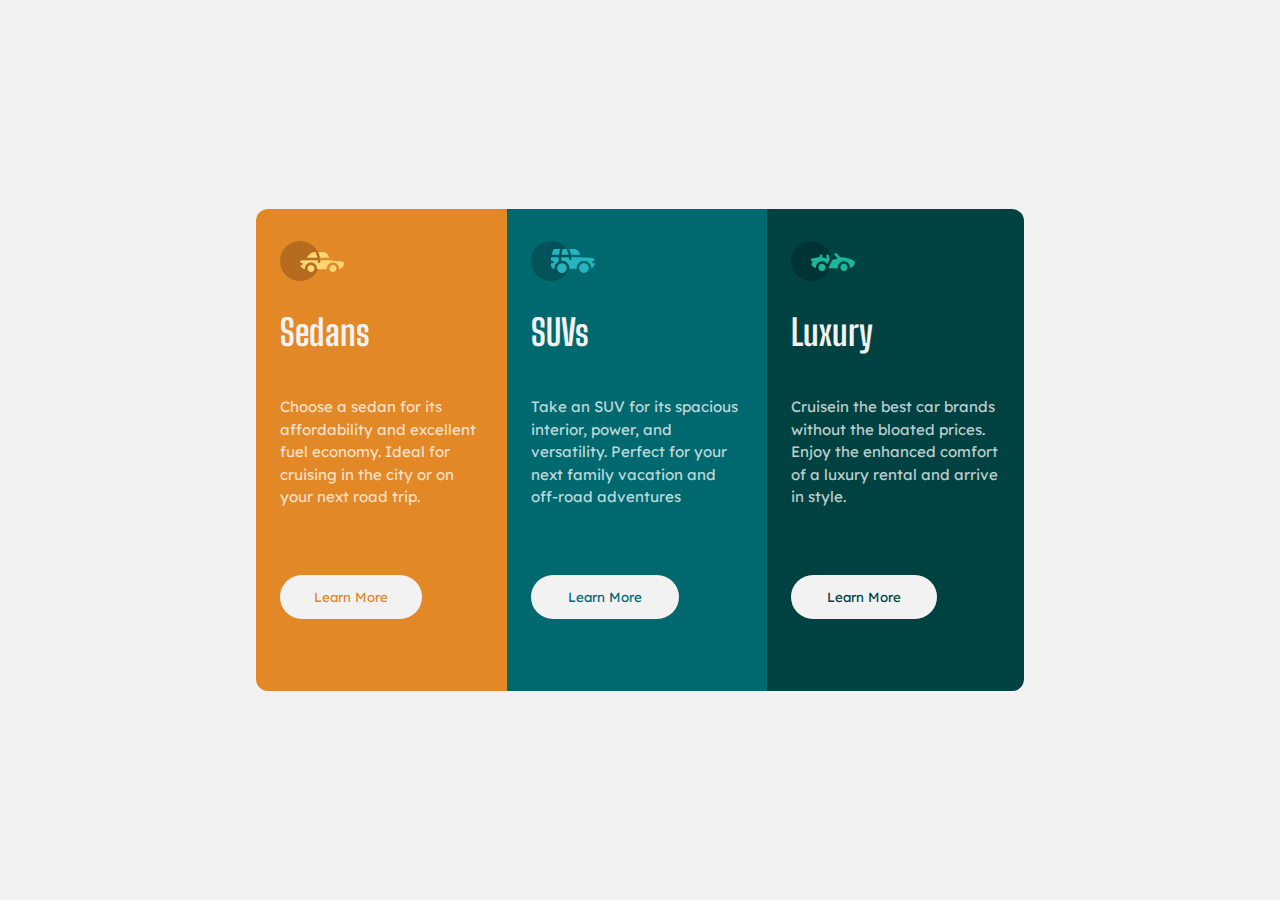
<file: 3-column-preview-card-component-main/index.html>
<!DOCTYPE html>
<html lang="en">
  <head>
    <meta charset="UTF-8" />
    <meta name="viewport" content="width=device-width, initial-scale=1.0" />
    <!-- displays site properly based on user's device -->
    <link rel="stylesheet" href="style.css" />
    <link
      rel="icon"
      type="image/png"
      sizes="32x32"
      href="./images/favicon-32x32.png"
    />

    <title>Frontend Mentor | 3-column preview card component</title>

    <!-- Feel free to remove these styles or customise in your own stylesheet 👍 -->
    <style>
      .attribution {
        font-size: 11px;
        text-align: center;
      }
      .attribution a {
        color: hsl(228, 45%, 44%);
      }
    </style>
  </head>
  <body>
    <main class="container very-light-grey">
      <div class="card">
        <div id="sedan">
          <img src="images/icon-sedans.svg" alt="sedans" />
          <h3>Sedans</h3>
          <p>
            Choose a sedan for its affordability and excellent fuel economy.
            Ideal for cruising in the city or on your next road trip.
          </p>
          <button class="btn sedan">Learn More</button>
        </div>
        <div id="suv">
          <img src="images/icon-suvs.svg" alt="suv" />
          <h3>SUVs</h3>
          <p>
            Take an SUV for its spacious interior, power, and versatility.
            Perfect for your next family vacation and off-road adventures
          </p>
          <button class="btn suv">Learn More</button>
        </div>
        <div id="luxury">
          <img src="images/icon-luxury.svg" alt="luxury" />
          <h3>Luxury</h3>
          <p>
            Cruisein the best car brands without the bloated prices. Enjoy the
            enhanced comfort of a luxury rental and arrive in style.
          </p>
          <button class="btn luxury">Learn More</button>
        </div>
      </div>
    </main>
  </body>
</html>
</file>
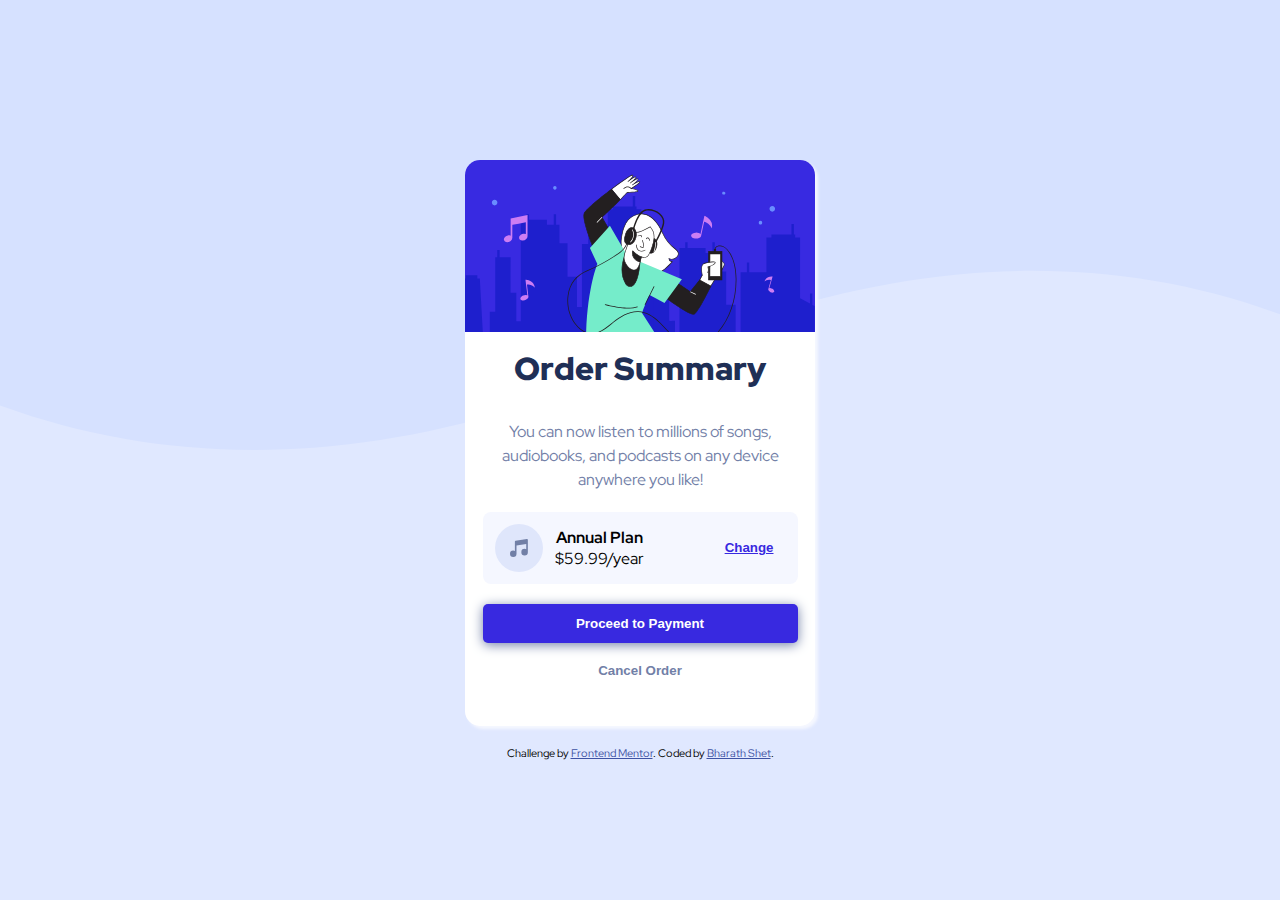
<file: order summary component/index.html>
<!DOCTYPE html>
<html lang="en">
  <head>
    <meta charset="UTF-8" />
    <meta name="viewport" content="width=device-width, initial-scale=1.0" />
    <!-- displays site properly based on user's device -->

    <link
      rel="icon"
      type="image/png"
      sizes="32x32"
      href="./images/favicon-32x32.png"
    />
    <link rel="stylesheet" href="styles.css" />
    <title>Frontend Mentor | Order summary card</title>

    <!-- Feel free to remove these styles or customise in your own stylesheet 👍 -->
    <style>
      .attribution {
        font-size: 11px;
        text-align: center;
      }
      .attribution a {
        color: hsl(228, 45%, 44%);
      }
    </style>
  </head>
  <body>
    <div class="bg__image"></div>
    <div class="card">
      <img
        src="./images/illustration-hero.svg"
        alt="illustration image"
        class="hero-img"
      />
      <h1 class="card-title">Order Summary</h1>

      <p class="card-sub-title">
        You can now listen to millions of songs, audiobooks, and podcasts on any
        device anywhere you like!
      </p>

      <div class="pricing">
        <div class="pricing-value">
          <img src="./images/icon-music.svg" />
          <div>
            <h4>Annual Plan</h4>
            <p>$59.99/year</p>
          </div>
        </div>
        <button class="btn btn-change">Change</button>
      </div>

      <div class="buttons">
        <button class="btn btn-proceed">Proceed to Payment</button>
        <button class="btn btn-cancel">Cancel Order</button>
      </div>
    </div>
    <div class="attribution">
      Challenge by
      <a href="https://www.frontendmentor.io?ref=challenge" target="_blank"
        >Frontend Mentor</a
      >. Coded by <a href="#">Bharath Shet</a>.
    </div>
  </body>
</html>
</file>
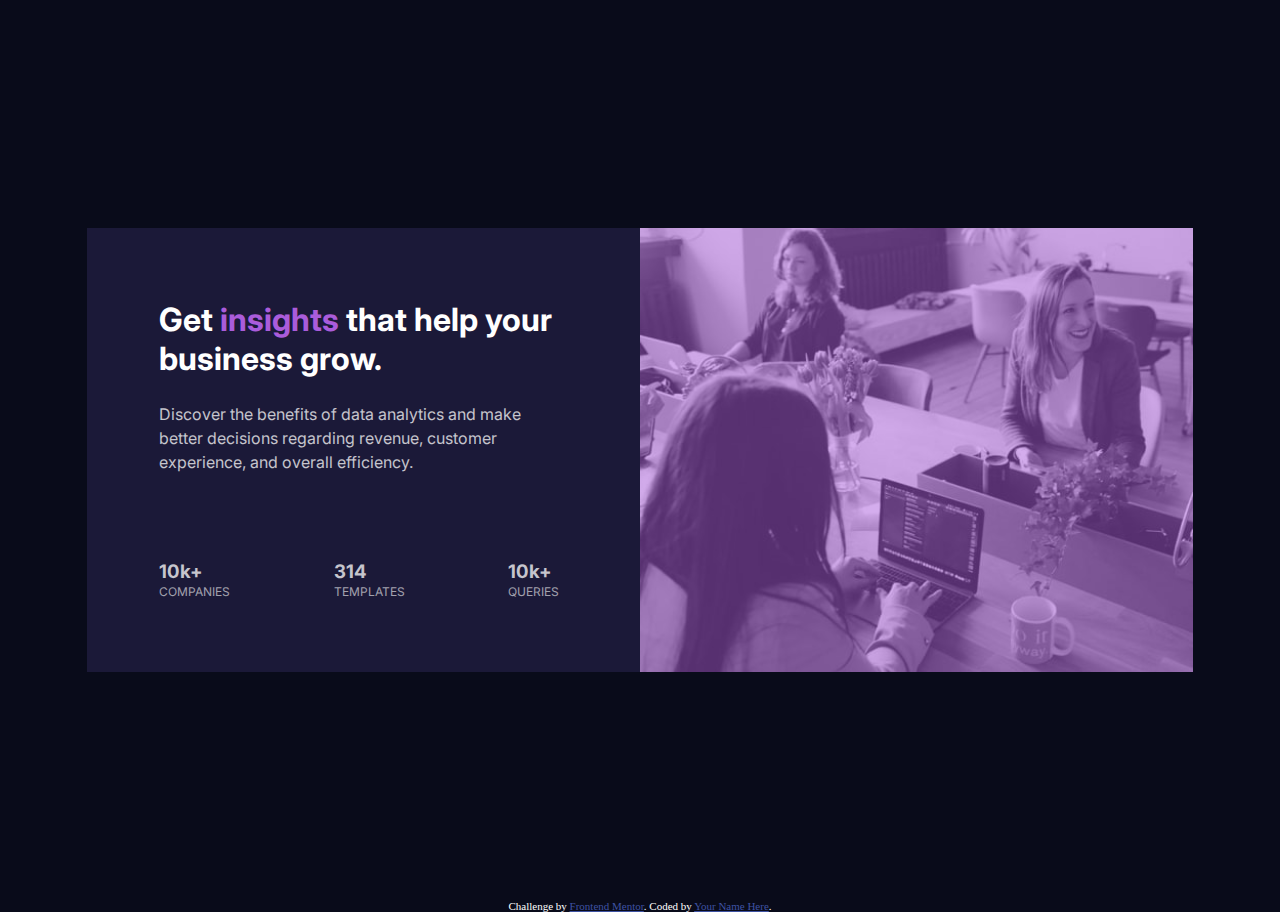
<file: stats preview card component/index.html>
<!DOCTYPE html>
<html lang="en">
  <head>
    <meta charset="UTF-8" />
    <meta name="viewport" content="width=device-width, initial-scale=1.0" />
    <!-- displays site properly based on user's device -->

    <link
      rel="icon"
      type="image/png"
      sizes="32x32"
      href="./images/favicon-32x32.png"
    />
    <link rel="stylesheet" href="style.css" />
    <title>Frontend Mentor | Stats preview card component</title>

    <!-- Feel free to remove these styles or customise in your own stylesheet 👍 -->
    <style>
      .attribution {
        font-size: 11px;
        text-align: center;
      }
      .attribution a {
        color: hsl(228, 45%, 44%);
      }
    </style>
  </head>
  <body>
    <div class="container">
      <div class="card">
        <section class="left">
          <h1 class="card-title">
            Get <span>insights</span> that help your business grow.
          </h1>
          <p class="card-text-content">
            Discover the benefits of data analytics and make better decisions
            regarding revenue, customer experience, and overall efficiency.
          </p>
          <div class="stats">
            <div>
              <h3>10k+</h3>
              <p>COMPANIES</p>
            </div>
            <div>
              <h3>314</h3>
              <p>TEMPLATES</p>
            </div>
            <div>
              <h3>10k+</h3>
              <p>QUERIES&nbsp;&nbsp;&nbsp;</p>
            </div>
          </div>
        </section>
        <div class="right">
          <div class="picture">
            <div class="tint"></div>
          </div>
        </div>
      </div>
    </div>
    <div class="attribution">
      Challenge by
      <a href="https://www.frontendmentor.io?ref=challenge" target="_blank"
        >Frontend Mentor</a
      >. Coded by <a href="#">Your Name Here</a>.
    </div>
  </body>
</html>
</file>
<file: 3-column-preview-card-component-main/style.css>
@import url("https://fonts.googleapis.com/css2?family=Big+Shoulders+Display:wght@700&family=Lexend+Deca&display=swap");

:root {
  --Bright-orange: hsl(31, 77%, 52%);
  --Dark-cyan: hsl(184, 100%, 22%);
  --Very-dark-cyan: hsl(179, 100%, 13%);

  --paragraphs: hsla(0, 0%, 100%, 0.75);
  --background-headings-buttons: hsl(0, 0%, 95%);
}
* {
  margin: 0;
  padding: 0;
  box-sizing: border-box;
}

body {
  font-size: 15px;
}

.container {
  display: flex;
  flex-direction: column;
  justify-content: center;
  align-items: center;
  min-height: 100vh;
  background-color: var(--background-headings-buttons);
}

.card {
  display: flex;
  justify-content: center;
  align-items: center;
  width: 60vw;
}

.card img {
  margin-top: 8px;
  margin-bottom: 12px;
}
#suv {
  background-color: var(--Dark-cyan);
  padding: 24px;
  display: flex;
  flex-direction: column;
  justify-content: space-between;
  gap: 18px;
  align-items: flex-start;
}

#sedan {
  background-color: var(--Bright-orange);
  padding: 24px;
  display: flex;
  flex-direction: column;
  justify-content: space-between;
  gap: 18px;
  align-items: flex-start;
  border-radius: 12px 0 0 12px;
}

#luxury {
  background-color: var(--Very-dark-cyan);
  display: flex;
  padding: 24px;
  flex-direction: column;
  justify-content: space-between;
  gap: 18px;
  align-items: flex-start;
  border-radius: 0 12px 12px 0;
}

.card h3 {
  color: var(--background-headings-buttons);
  font-family: "Big Shoulders Display";
  font-size: 36px;
  margin-bottom: 24px;
}

.card p {
  color: var(--paragraphs);
  line-height: 1.5;
  font-family: "Lexend Deca";
}
.btn {
  margin-top: 48px;
  margin-bottom: 48px;
  padding: 12px;
  border-radius: 24px;
  border: 2px solid transparent;
  font-family: "Lexend Deca";
  background-color: var(--background-headings-buttons);
  transition: all 0.2s ease-in-out;
  width: 70%;
}

.suv {
  color: var(--Dark-cyan);
}
.sedan {
  color: var(--Bright-orange);
}

.luxury {
  color: var(--Very-dark-cyan);
}
.btn:hover {
  cursor: pointer;
  color: var(--background-headings-buttons);
  background-color: inherit;

  border: 2px solid var(--background-headings-buttons);
}

@media (max-width: 768px) {
  .card {
    flex-direction: column;
    padding: 12px;
    width: 85vw;
  }
  #sedan {
    /* align-items: flex-start; */
    border-radius: 12px 12px 0px 0px;
  }
  #luxury {
    border-radius: 0px 0px 12px 12px;
  }
}
</file>
<file: order summary component/styles.css>
@import url("https://fonts.googleapis.com/css2?family=Red+Hat+Display:wght@500;700;900&display=swap");

:root {
  --Pale-blue: hsl(225, 100%, 94%);
  --Bright-blue: hsl(245, 75%, 52%);
  --Very-pale-blue: hsl(225, 100%, 98%);
  --Desaturated-blue: hsl(224, 23%, 55%);
  --Dark-blue: hsl(223, 47%, 23%);
}
* {
  padding: 0;
  margin: 0;
  box-sizing: border-box;
}

p {
  font-size: 16px;
}
img {
  max-width: 100%;
}
body {
  font-family: "Red Hat Display", sans-serif;
  background-color: var(--Pale-blue);
  display: flex;
  flex-direction: column;
  align-items: center;
  justify-content: center;
  min-height: 100vh;
}

.bg__image {
  background-image: url("./images/pattern-background-mobile.svg");
  background-repeat: no-repeat;
  background-size: cover;
  background-position: center;
  height: 450px;
  position: absolute;
  top: 0;
  bottom: 0;
  left: 0;
  right: 0;
  z-index: -1;
}

.card {
  background-color: #fff;
  margin: 20px;
  padding-bottom: 36px;
  border-radius: 15px;
  box-shadow: 3px 3px 3px var(--Very-pale-blue);
  text-align: center;
}
.card .hero-img {
  width: 100%;
  overflow: hidden;
  border-radius: 15px 15px 0 0;
}

.card-title {
  color: var(--Dark-blue);
  margin: 10px 0 30px 0;
  font-family: inherit;
  font-weight: 900;
}

.card-sub-title {
  color: var(--Desaturated-blue);
  padding-left: 8px;
  padding-right: 8px;
  margin-bottom: 15px;
  line-height: 1.5;
}

.pricing {
  background-color: var(--Very-pale-blue);
  width: 90%;
  margin: 20px auto;
  padding: 12px;
  display: flex;
  justify-content: space-between;
  align-items: center;
  border-radius: 8px;
}

.pricing-value {
  display: flex;
  justify-content: space-between;
  align-items: center;
  gap: 12px;
}

.buttons {
  display: flex;
  flex-direction: column;
  justify-content: center;
  align-items: center;
  gap: 8px;
}
.btn {
  padding: 12px;
  font-weight: 700;
  border-radius: 5px;
  border: none;

  cursor: pointer;
  transition: all 0.2s ease-in-out;
}

.btn-change {
  background: transparent;
  color: var(--Bright-blue);
  text-decoration: underline;
}

.btn-proceed {
  background: var(--Bright-blue);
  color: #fff;
  width: 90%;
  box-shadow: 0 2px 12px var(--Desaturated-blue);
}

.btn-cancel {
  background: transparent;
  width: 90%;
  color: var(--Desaturated-blue);
}

.btn-proceed:hover,
.btn-cancel:hover,
.btn-change:hover {
  opacity: 0.7;
}
@media (min-width: 768px) {
  .bg__image {
    background: url("./images/pattern-background-desktop.svg");
    background-repeat: no-repeat;
    background-size: cover;
    background-position: center;
    height: 50vh;
  }

  .card {
    width: 350px;
  }
}
</file>
<file: stats preview card component/style.css>
@import url("https://fonts.googleapis.com/css2?family=Inter:wght@400;700&display=swap");
@import url("https://fonts.googleapis.com/css2?family=Lexend+Deca&display=swap");

:root {
  --Very-dark-blue: hsl(233, 47%, 7%);
  --Dark-desaturated-blue: hsl(244, 38%, 16%);
  --Soft-violet: rgb(170, 92, 219);
  --main-heading-stats: hsl(0, 0%, 100%);
  --main-paragraph: hsla(0, 0%, 100%, 0.75);
  --stat-headings: hsla(0, 0%, 100%, 0.6);
}

* {
  margin: 0;
  padding: 0;
  box-sizing: border-box;
}

body {
  background-color: var(--Very-dark-blue);
}
.attribution {
  color: #fff;
}
.container {
  display: flex;
  flex-direction: column;
  align-items: center;
  justify-content: center;
  min-height: 100vh;
  padding: 18px;
}
/* left card */
.card {
  display: flex;
  background-color: var(--Dark-desaturated-blue);
  justify-content: center;
}

.card .left {
  padding: 72px;
  width: 50%;
}

.card-title {
  font-weight: 700;
  font-family: "Inter", sans-serif;
  color: var(--main-heading-stats);
  margin-bottom: 24px;
  font-size: 32px;
}

.card-title span {
  color: var(--Soft-violet);
}
.card-text-content {
  line-height: 1.5;
  color: var(--main-paragraph);
  font-family: "Inter", sans-serif;
  margin-bottom: 86px;
}

.stats {
  display: flex;
  justify-content: space-between;
  align-items: center;
  line-height: 1.3;
  gap: 12px;
}
.stats p {
  color: var(--stat-headings);
  font-size: 12px;
  font-family: "Inter", sans-serif;
}
.stats h3 {
  color: var(--main-paragraph);
  font-family: "Inter", sans-serif;
  font-weight: 700;
}

/* right card */

.card .right {
  width: 50%;
}

.right .picture {
  background-image: url("./images/image-header-desktop.jpg");
  background-position: center;
  background-repeat: no-repeat;
  background-size: cover;
  width: 100%;
  height: 100%;
}

.right .tint {
  background-color: hsla(277, 64%, 61%, 0.5);
  height: 100%;
}

@media (max-width: 1024px) {
  .card {
    display: flex;
    flex-direction: column-reverse;
  }
  .card .left {
    padding: 72px;
    width: 100%;
  }
  .card-title {
    font-size: 24px;
  }
  .card-text-content {
    font-size: 12px;
  }
  .stats {
    flex-direction: column;
    gap: 22px;
  }
  .card .right {
    width: 100%;
    height: 45vh;
  }
  .right .tint {
    height: 100%;
  }

  .right .picture {
    background-image: url("./images/image-header-mobile.jpg");
    height: 100%;
  }
  .stats p {
    font-size: 10px;
  }
}
</file>
